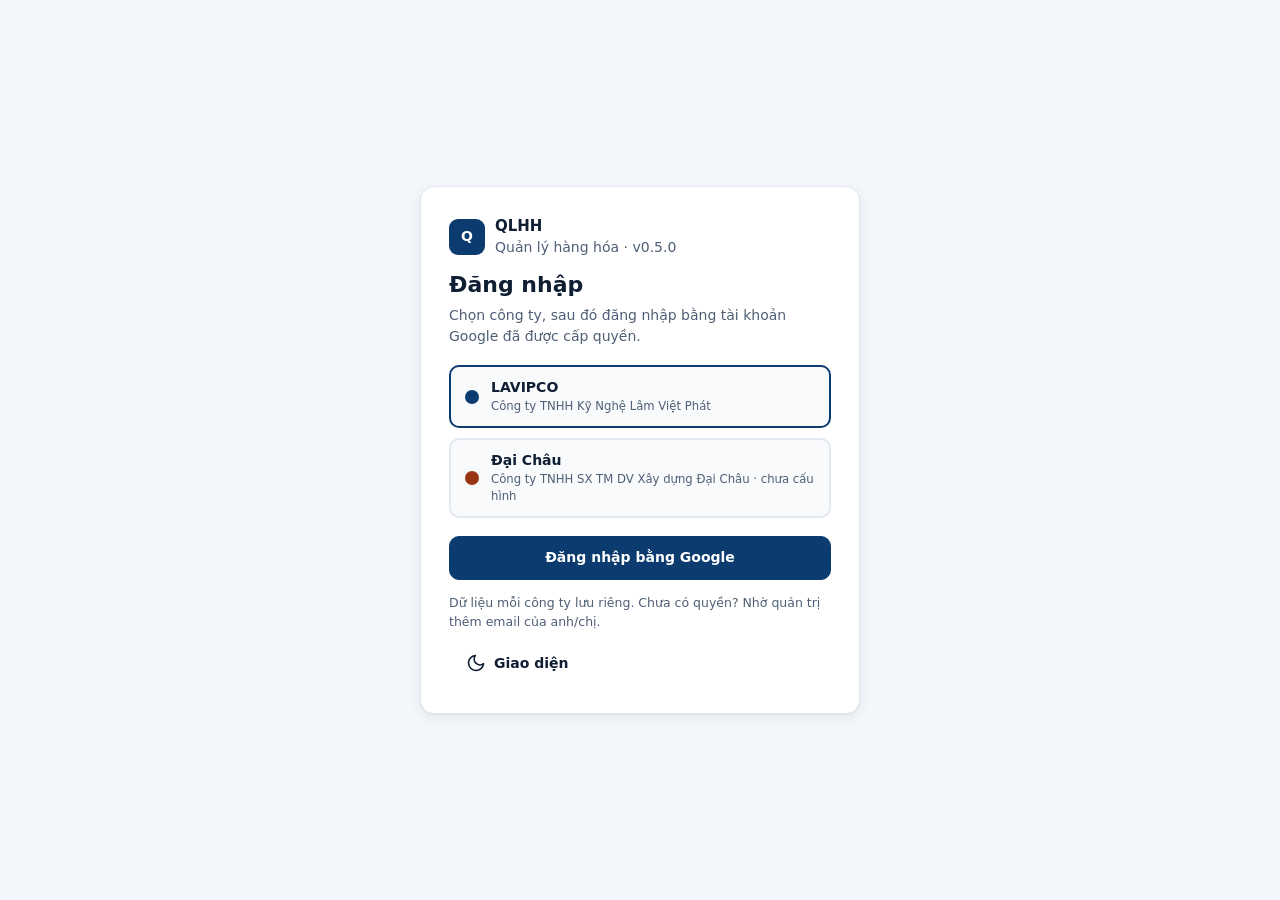
<file: docs/index.html>
<!doctype html>
<html lang="vi">
<head>
<meta charset="utf-8">
<meta name="viewport" content="width=device-width,initial-scale=1,viewport-fit=cover">
<meta name="theme-color" content="#0b3b6f">
<meta name="apple-mobile-web-app-capable" content="yes">
<meta name="mobile-web-app-capable" content="yes">
<meta name="apple-mobile-web-app-title" content="QLHH">
<meta http-equiv="Content-Security-Policy" content="default-src 'self'; script-src 'self'; style-src 'self' 'unsafe-inline'; img-src 'self' data: https:; connect-src 'self' https://script.google.com https://script.googleusercontent.com ; frame-src 'none'; object-src 'none'; base-uri 'self'; form-action 'self'">
<meta name="description" content="Quản lý hàng hóa LAVIPCO / Đại Châu">
<link rel="manifest" href="manifest.webmanifest">
<link rel="apple-touch-icon" href="icons/180.png">
<link rel="icon" href="icons/192.png">
<title>QLHH – Quản lý hàng hóa</title>
<link rel="stylesheet" href="app.css">
</head>
<body>
<div id="root"><div class="login"><div class="box"><div class="skel"></div><div class="skel"></div></div></div></div>
<div id="toasts" aria-live="polite"></div>
<dialog id="dlg"></dialog>
<script src="config.js"></script>
<script src="core/validate.js"></script>
<script src="core/perm.js"></script>
<script src="core/price.js"></script>
<script src="core/search.js"></script>
<script src="core/stock.js"></script>
<script src="core/sx.js"></script>
<script src="core/bh.js"></script>
<script src="core/vnwords.js"></script>
<script src="app.js"></script>
</body>
</html>
</file>
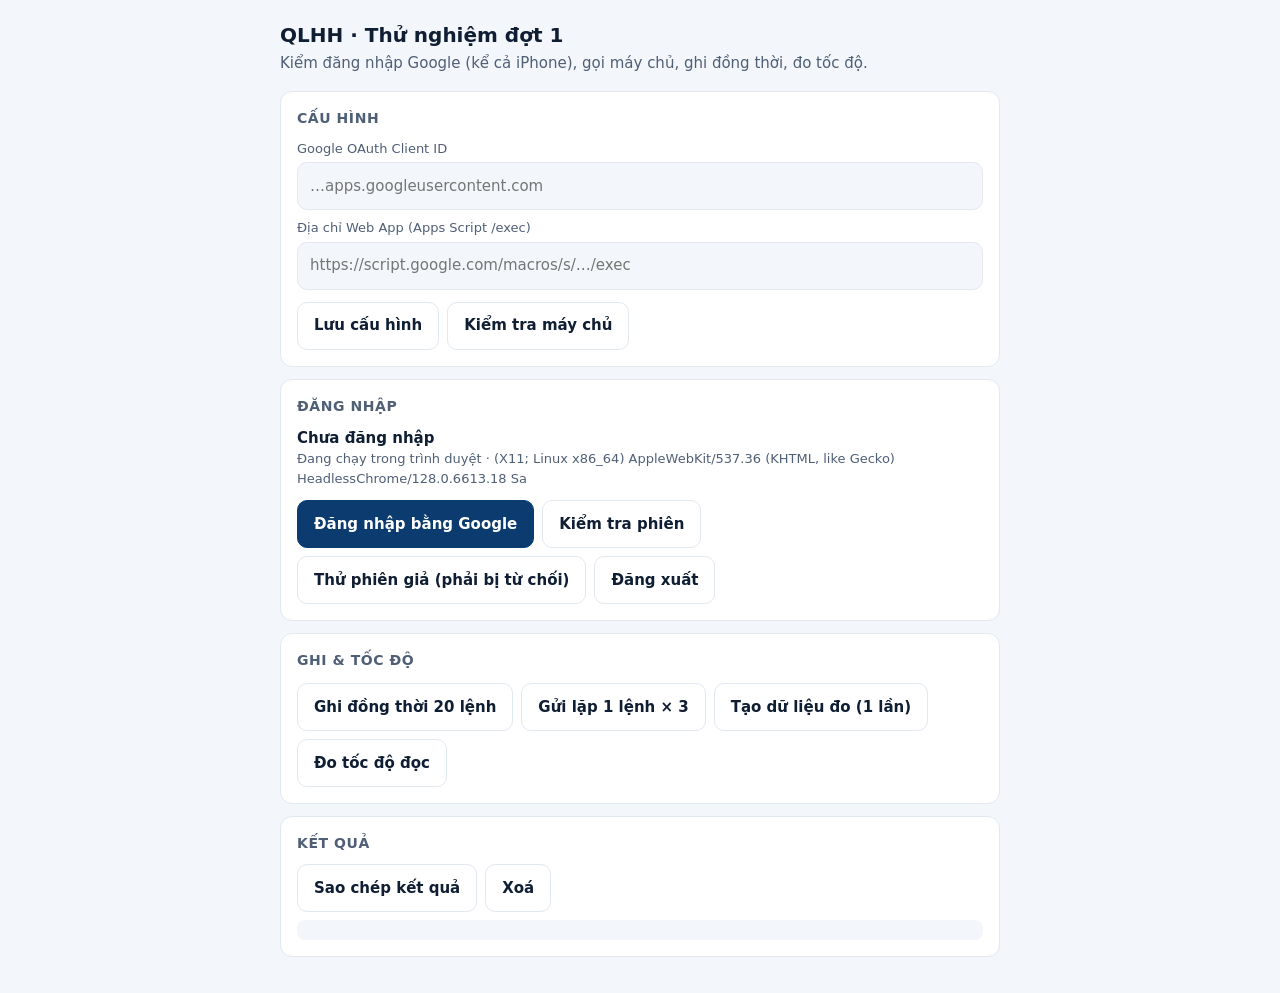
<file: web/index.html>
<!doctype html><html lang="vi"><head><meta charset="utf-8">
<meta name="viewport" content="width=device-width,initial-scale=1,viewport-fit=cover">
<meta name="theme-color" content="#0b3b6f"><meta name="apple-mobile-web-app-capable" content="yes"><meta name="mobile-web-app-capable" content="yes">
<meta name="apple-mobile-web-app-title" content="QLHH"><link rel="manifest" href="manifest.webmanifest"><link rel="apple-touch-icon" href="icons/180.png">
<title>QLHH – Thử nghiệm đợt 1</title>
<style>
:root{--bg:#f3f6fa;--panel:#fff;--ink:#0f1e33;--mut:#4f5f76;--line:#e2e8f0;--pri:#0b3b6f;--acc:#0e7490;--ok:#15803d;--bad:#b91c1c}
@media (prefers-color-scheme:dark){:root{--bg:#0b1220;--panel:#111a2b;--ink:#e6edf7;--mut:#a3b2c8;--line:#22314a;--pri:#4f9be8;--acc:#22d3ee;--ok:#4ade80;--bad:#f87171}}
*{box-sizing:border-box}body{margin:0;background:var(--bg);color:var(--ink);font:15px/1.5 Inter,system-ui,-apple-system,"Segoe UI",sans-serif;padding:max(16px,env(safe-area-inset-top)) max(16px,env(safe-area-inset-right)) calc(24px + env(safe-area-inset-bottom)) max(16px,env(safe-area-inset-left))}
main{max-width:720px;margin:0 auto}h1{font-size:20px;margin:4px 0 2px}.sub{color:var(--mut);margin:0 0 16px}
.card{background:var(--panel);border:1px solid var(--line);border-radius:12px;padding:16px;margin-bottom:12px}
.card h2{font-size:14px;margin:0 0 10px;text-transform:uppercase;letter-spacing:.04em;color:var(--mut)}
label{display:block;font-size:13px;color:var(--mut);margin:8px 0 4px}input{width:100%;min-height:48px;padding:10px 12px;border:1px solid var(--line);border-radius:10px;background:var(--bg);color:var(--ink);font:inherit}
.row{display:flex;flex-wrap:wrap;gap:8px;margin-top:12px}
button{min-height:48px;padding:0 16px;border-radius:10px;border:1px solid var(--line);background:var(--panel);color:var(--ink);font:inherit;font-weight:600;cursor:pointer}
button.pri{background:var(--pri);border-color:var(--pri);color:#fff}@media (prefers-color-scheme:dark){button.pri{color:#06121f}}
button:disabled{opacity:.5}button:focus-visible,input:focus-visible{outline:3px solid var(--acc);outline-offset:2px}
.who{font-weight:600}.ok{color:var(--ok)}.bad{color:var(--bad)}
#log{font:12.5px/1.55 ui-monospace,Menlo,Consolas,monospace;white-space:pre-wrap;word-break:break-word;max-height:50dvh;overflow:auto;background:var(--bg);border-radius:8px;padding:10px;margin:0}
.env{font-size:13px;color:var(--mut)}
</style></head><body><main>
<h1>QLHH · Thử nghiệm đợt 1</h1><p class="sub">Kiểm đăng nhập Google (kể cả iPhone), gọi máy chủ, ghi đồng thời, đo tốc độ.</p>
<div class="card"><h2>Cấu hình</h2>
<label for="cid">Google OAuth Client ID</label><input id="cid" autocomplete="off" placeholder="…apps.googleusercontent.com">
<label for="url">Địa chỉ Web App (Apps Script /exec)</label><input id="url" autocomplete="off" placeholder="https://script.google.com/macros/s/…/exec">
<div class="row"><button id="save">Lưu cấu hình</button><button id="ping">Kiểm tra máy chủ</button></div></div>
<div class="card"><h2>Đăng nhập</h2><div id="who" class="who">Chưa đăng nhập</div><div class="env" id="env"></div>
<div class="row"><button class="pri" id="login">Đăng nhập bằng Google</button><button id="me">Kiểm tra phiên</button><button id="fake">Thử phiên giả (phải bị từ chối)</button><button id="out">Đăng xuất</button></div></div>
<div class="card"><h2>Ghi & tốc độ</h2>
<div class="row"><button id="w20">Ghi đồng thời 20 lệnh</button><button id="rep">Gửi lặp 1 lệnh × 3</button><button id="seed">Tạo dữ liệu đo (1 lần)</button><button id="read">Đo tốc độ đọc</button></div></div>
<div class="card"><h2>Kết quả</h2><div class="row" style="margin:0 0 8px"><button id="copy">Sao chép kết quả</button><button id="clr">Xoá</button></div><pre id="log" aria-live="polite"></pre></div>
</main>
<script>
const $=id=>document.getElementById(id),K='qlhh-spike-cfg';let cfg={};try{cfg=JSON.parse(localStorage.getItem(K)||'{}')}catch(e){}
$('cid').value=cfg.cid||'';$('url').value=cfg.url||'';
let session=null;try{session=sessionStorage.getItem('qlhh-s')}catch(e){}
const standalone=matchMedia('(display-mode: standalone)').matches||navigator.standalone===true;
$('env').textContent=(standalone?'Đang chạy dạng APP đã cài':'Đang chạy trong trình duyệt')+' · '+navigator.userAgent.replace(/^Mozilla\/5.0 /,'').slice(0,90);
function log(m,cls){const t=new Date().toLocaleTimeString('vi-VN');const l=document.createElement('div');if(cls)l.className=cls;l.textContent=t+'  '+m;$('log').prepend(l);}
const rid=()=>'r'+Date.now().toString(36)+Math.random().toString(36).slice(2,10);
async function call(action,body={},tries=1){
  if(!cfg.url){log('Chưa có địa chỉ Web App','bad');return null}
  let wait=1000;
  for(let i=0;i<tries;i++){
    const t0=performance.now();
    try{
      const r=await fetch(cfg.url,{method:'POST',redirect:'follow',credentials:'omit',body:JSON.stringify({action,session,...body})});
      const txt=await r.text();let j;try{j=JSON.parse(txt)}catch(e){j={ok:false,code:'NOT_JSON',error:'Máy chủ trả về trang lỗi (không phải JSON)'}}
      j.clientMs=Math.round(performance.now()-t0);
      if(j.ok||!['LOCK_TIMEOUT','INTERNAL','NOT_JSON'].includes(j.code)||i===tries-1)return j;
    }catch(e){if(i===tries-1)return {ok:false,code:'NETWORK',error:String(e),clientMs:Math.round(performance.now()-t0)}}
    await new Promise(r=>setTimeout(r,wait));wait*=2;
  }
}
function show(){ $('who').textContent=session?'Đã có phiên đăng nhập':'Chưa đăng nhập'; }
$('save').onclick=()=>{cfg={cid:$('cid').value.trim(),url:$('url').value.trim()};try{localStorage.setItem(K,JSON.stringify(cfg))}catch(e){}log('Đã lưu cấu hình','ok')};
$('ping').onclick=async()=>{const j=await call('ping');j&&log('ping → '+(j.ok?'OK':j.code)+' · '+j.clientMs+' ms (máy chủ '+j.ms+' ms)',j.ok?'ok':'bad')};
$('login').onclick=()=>{
  if(!cfg.cid){log('Chưa có Client ID','bad');return}
  const nonce=crypto.getRandomValues(new Uint32Array(4)).join('-');try{sessionStorage.setItem('qlhh-nonce',nonce);localStorage.setItem('qlhh-nonce',nonce)}catch(e){}
  const u=new URL('https://accounts.google.com/o/oauth2/v2/auth');
  u.search=new URLSearchParams({client_id:cfg.cid,redirect_uri:location.origin+location.pathname,response_type:'id_token',scope:'openid email profile',nonce,prompt:'select_account'});
  location.assign(u.toString());
};
(async()=>{ // quay về từ Google: id_token nằm trong #fragment
  if(!location.hash.includes('id_token='))return show();
  const p=new URLSearchParams(location.hash.slice(1));history.replaceState(null,'',location.pathname);
  let nonce=null;try{nonce=sessionStorage.getItem('qlhh-nonce')||localStorage.getItem('qlhh-nonce')}catch(e){}
  log('Đã nhận token từ Google, đang xác minh với máy chủ…');
  const j=await call('auth.login',{idToken:p.get('id_token'),nonce},3);
  try{localStorage.removeItem('qlhh-nonce')}catch(e){}
  if(j&&j.ok){session=j.data.session;try{sessionStorage.setItem('qlhh-s',session)}catch(e){}log('ĐĂNG NHẬP THÀNH CÔNG: '+j.data.email+' ('+j.data.vaiTro+') · '+j.clientMs+' ms','ok')}
  else log('Đăng nhập thất bại: '+(j&&(j.code+' – '+j.error)),'bad');
  show();
})();
$('me').onclick=async()=>{const j=await call('auth.me');j&&log('phiên → '+(j.ok?j.data.email+' · '+j.data.vaiTro:j.code+' – '+j.error)+' · '+j.clientMs+' ms',j.ok?'ok':'bad')};
$('fake').onclick=async()=>{const s=session;session='eyJlIjoiaGFja2VyQGdtYWlsLmNvbSIsIngiOjk5OTk5OTk5OTl9.gia';const j=await call('auth.me');session=s;j&&log('phiên giả → '+(j.ok?'LỖI: được chấp nhận!':'bị từ chối ('+j.code+') ✓'),j.ok?'bad':'ok')};
$('out').onclick=()=>{session=null;try{sessionStorage.clear()}catch(e){}show();log('Đã đăng xuất')};
$('w20').onclick=async()=>{
  log('Bắt đầu ghi đồng thời 20 lệnh (thử lại ≤ 5 lần, giữ requestId)…');const t0=performance.now();
  const rs=await Promise.all([...Array(20)].map(()=>call('spike.write',{requestId:rid()},6)));
  const ok=rs.filter(r=>r&&r.ok),so=ok.map(r=>r.data.so),uniq=new Set(so).size,ms=ok.map(r=>r.clientMs).sort((a,b)=>a-b);
  const p95=ms.length?ms[Math.min(ms.length-1,Math.ceil(ms.length*.95)-1)]:0;
  log(`Ghi 20 lệnh: thành công ${ok.length}/20 · số không trùng ${uniq}/${ok.length} · p95 ${p95} ms · tổng ${Math.round(performance.now()-t0)} ms · giữ khoá TB ${ok.length?Math.round(ok.reduce((a,r)=>a+r.lockMs,0)/ok.length):0} ms`,ok.length===20&&uniq===20?'ok':'bad');
  rs.filter(r=>!r||!r.ok).forEach(r=>log('  lỗi: '+(r&&(r.code+' – '+r.error)),'bad'));
};
$('rep').onclick=async()=>{const id=rid(),rs=[];for(let i=0;i<3;i++)rs.push(await call('spike.write',{requestId:id},3));const so=new Set(rs.filter(r=>r&&r.ok).map(r=>r.data.so));log('Gửi lặp 3 lần cùng requestId → '+so.size+' phiếu '+(so.size===1?'✓':'✗')+' (replay: '+rs.map(r=>r&&r.replay).join(',')+')',so.size===1?'ok':'bad')};
$('seed').onclick=async()=>{log('Đang tạo 5.000 mã + 50.000 dòng (có thể mất 10–40 giây)…');const j=await call('bench.seed');j&&log('Tạo dữ liệu đo → '+(j.ok?'xong trong '+j.data.taoMs+' ms':j.code+' – '+j.error),j.ok?'ok':'bad')};
$('read').onclick=async()=>{const j=await call('bench.read');j&&log(j.ok?`Đọc: hàng hoá ${j.data.dongHH} dòng ${j.data.docHangHoaMs} ms · chi tiết ${j.data.dongCT} dòng ${j.data.docChiTietMs} ms · tạo chỉ mục ${j.data.taoMapMs} ms · cả vòng ${j.clientMs} ms`:j.code+' – '+j.error,j.ok&&j.data.docHangHoaMs+j.data.docChiTietMs<=3000?'ok':'bad')};
$('copy').onclick=async()=>{try{await navigator.clipboard.writeText($('env').textContent+'\n'+$('log').innerText);log('Đã sao chép — dán gửi Claude','ok')}catch(e){log('Không sao chép được: '+e,'bad')}};
$('clr').onclick=()=>$('log').textContent='';
if('serviceWorker' in navigator)navigator.serviceWorker.register('sw.js').catch(e=>log('SW lỗi: '+e,'bad'));
</script></body></html>
</file>
<file: docs/app.css>
/* QLHH — chuẩn giao diện (khung A desktop + mobile B + KPI C). Token ở :root, sáng/tối. */
:root{
  --bg:#f3f6fa;--panel:#fff;--panel2:#f8fafc;--ink:#0f1e33;--mut:#4f5f76;--line:#e2e8f0;
  --pri:#0b3b6f;--pri-ink:#fff;--acc:#0e7490;--acc-soft:#e0f2f7;--ok:#15803d;--warn:#b45309;--bad:#b91c1c;
  --co:#0b3b6f;--r:10px;--r2:14px;--sh:0 1px 2px rgba(15,30,51,.06),0 4px 14px rgba(15,30,51,.06);
  --nav-h:64px;--side:236px;--fs:14px;--t:.18s ease;
  color-scheme:light;
}
@media (prefers-color-scheme:dark){:root:not([data-theme=light]){
  --bg:#0b1220;--panel:#111a2b;--panel2:#0f1726;--ink:#e6edf7;--mut:#a3b2c8;--line:#22314a;
  --pri:#4f9be8;--pri-ink:#06121f;--acc:#22d3ee;--acc-soft:#0c2a33;--ok:#4ade80;--warn:#fbbf24;--bad:#f87171;color-scheme:dark}}
:root[data-theme=dark]{
  --bg:#0b1220;--panel:#111a2b;--panel2:#0f1726;--ink:#e6edf7;--mut:#a3b2c8;--line:#22314a;
  --pri:#4f9be8;--pri-ink:#06121f;--acc:#22d3ee;--acc-soft:#0c2a33;--ok:#4ade80;--warn:#fbbf24;--bad:#f87171;color-scheme:dark}
@media (prefers-reduced-motion:reduce){*{transition:none!important;animation:none!important}}
*{box-sizing:border-box}
html,body{margin:0;height:100%}
body{background:var(--bg);color:var(--ink);font:var(--fs)/1.5 Inter,"Be Vietnam Pro",system-ui,-apple-system,"Segoe UI",sans-serif;-webkit-text-size-adjust:100%}
button,input,select,textarea{font:inherit;color:inherit}
:focus-visible{outline:3px solid var(--acc);outline-offset:2px}
.sr{position:absolute;width:1px;height:1px;overflow:hidden;clip:rect(0 0 0 0)}
.hide{display:none!important}
.mono{font-family:ui-monospace,Menlo,Consolas,monospace;font-size:.92em;white-space:nowrap}
.mut{color:var(--mut)} .ok{color:var(--ok)} .bad{color:var(--bad)} .warn{color:var(--warn)}
svg.i{width:20px;height:20px;flex:none;stroke:currentColor;fill:none;stroke-width:2;stroke-linecap:round;stroke-linejoin:round}

/* ---------- nút & ô nhập ---------- */
.btn{display:inline-flex;align-items:center;justify-content:center;gap:8px;min-height:44px;padding:0 16px;border-radius:var(--r);border:1px solid var(--line);background:var(--panel);font-weight:600;cursor:pointer;transition:background var(--t),border-color var(--t),transform var(--t);white-space:nowrap}
.btn:hover{border-color:var(--acc)} .btn:active{transform:translateY(1px)}
.btn.pri{background:var(--pri);border-color:var(--pri);color:var(--pri-ink)}
.btn.ghost{background:transparent;border-color:transparent}
.btn.danger{color:var(--bad)}
.btn[disabled]{opacity:.5;cursor:not-allowed}
.btn.busy{position:relative;color:transparent!important}
.btn.busy::after{content:"";position:absolute;width:18px;height:18px;border:2px solid var(--mut);border-top-color:transparent;border-radius:50%;animation:spin .7s linear infinite}
@keyframes spin{to{transform:rotate(360deg)}}
.iconbtn{min-width:44px;padding:0}
label.f{display:block;font-size:13px;color:var(--mut);margin:12px 0 4px;font-weight:500}
.in,select.in,textarea.in{width:100%;min-height:44px;padding:10px 12px;border:1px solid var(--line);border-radius:var(--r);background:var(--panel2)}
textarea.in{min-height:96px;resize:vertical}
.in[aria-invalid=true]{border-color:var(--bad)}
.err{color:var(--bad);font-size:12.5px;margin-top:4px;min-height:0}
.grid2{display:grid;grid-template-columns:1fr 1fr;gap:0 12px}
.chk{display:flex;align-items:center;gap:10px;min-height:48px;margin-top:12px}
.chk input{width:20px;height:20px}

/* ---------- đăng nhập ---------- */
.login{min-height:100dvh;display:grid;place-items:center;padding:24px max(16px,env(safe-area-inset-right)) 24px max(16px,env(safe-area-inset-left))}
.login .box{width:min(440px,100%);background:var(--panel);border:1px solid var(--line);border-radius:var(--r2);box-shadow:var(--sh);padding:28px}
.login h1{margin:0 0 4px;font-size:22px}
.cos{display:grid;gap:10px;margin:18px 0}
.co{display:flex;align-items:center;gap:12px;min-height:56px;padding:10px 14px;border-radius:var(--r);border:2px solid var(--line);background:var(--panel2);cursor:pointer;text-align:left}
.co[aria-pressed=true]{border-color:var(--c)}
.co .dot{width:14px;height:14px;border-radius:50%;background:var(--c);flex:none}
.co small{display:block;color:var(--mut);font-weight:400}

/* ---------- khung ---------- */
.app{display:grid;grid-template-columns:var(--side) 1fr;min-height:100dvh}
aside.side{position:sticky;top:0;height:100dvh;background:var(--co);color:#fff;display:flex;flex-direction:column;padding:14px 10px;gap:2px}
.brand{display:flex;align-items:center;gap:10px;padding:4px 8px 14px}
.logo{width:36px;height:36px;border-radius:9px;background:#fff;color:var(--co);display:grid;place-items:center;font-weight:800}
.brand b{display:block;font-size:15px}
.cobtn{background:rgba(255,255,255,.14);border:0;color:#fff;border-radius:6px;padding:2px 8px;font-size:12.5px;cursor:pointer;min-height:28px}
.nav a{display:flex;align-items:center;gap:10px;min-height:44px;padding:0 12px;border-radius:9px;color:#dbe6f5;text-decoration:none;font-weight:500}
.nav a:hover{background:rgba(255,255,255,.08)}
.nav a[aria-current=page]{background:rgba(255,255,255,.18);color:#fff;font-weight:700}
.side .me{margin-top:auto;padding:10px 8px;border-top:1px solid rgba(255,255,255,.15);font-size:13px}
.side .me .row{display:flex;gap:6px;margin-top:8px}
.side .me .btn{min-height:40px;background:rgba(255,255,255,.1);border-color:transparent;color:#fff;flex:1}
main{min-width:0;padding:18px 24px 32px}
.top{display:flex;align-items:center;gap:12px;margin-bottom:14px;flex-wrap:wrap}
.top h1{font-size:20px;margin:0;flex:1;min-width:160px}
.search{display:flex;align-items:center;gap:8px;flex:0 1 380px;min-height:44px;padding:0 12px;border:1px solid var(--line);border-radius:var(--r);background:var(--panel)}
.search input{border:0;background:transparent;outline:0;flex:1;min-width:0;min-height:42px}
.cobadge{display:inline-flex;align-items:center;gap:6px;padding:3px 10px;border-radius:99px;background:color-mix(in srgb,var(--co) 14%,transparent);color:var(--ink);font-size:12.5px;font-weight:600}
.cobadge::before{content:"";width:9px;height:9px;border-radius:50%;background:var(--co)}
.kpi{display:grid;grid-template-columns:repeat(4,1fr);gap:12px;margin-bottom:14px}
.k{background:var(--panel);border:1px solid var(--line);border-radius:var(--r2);padding:12px 14px;box-shadow:var(--sh)}
.k small{color:var(--mut)} .k b{display:block;font-size:22px;font-variant-numeric:tabular-nums}
.chips{display:flex;gap:8px;overflow-x:auto;padding-bottom:4px;margin-bottom:12px;scrollbar-width:thin}
.chip{flex:none;min-height:40px;padding:0 14px;border-radius:99px;border:1px solid var(--line);background:var(--panel);cursor:pointer;font-weight:500}
.chip[aria-pressed=true]{background:var(--acc-soft);border-color:var(--acc);color:var(--ink);font-weight:700}
.layout{display:grid;grid-template-columns:minmax(0,1fr) 340px;gap:16px;align-items:start}
.card{background:var(--panel);border:1px solid var(--line);border-radius:var(--r2);box-shadow:var(--sh)}
.tbl{overflow:auto;max-height:calc(100dvh - 250px)}
table{width:100%;border-collapse:collapse}
th,td{padding:10px 12px;text-align:left;border-bottom:1px solid var(--line);vertical-align:top}
th{position:sticky;top:0;background:var(--panel);font-size:12px;color:var(--mut);text-transform:uppercase;letter-spacing:.03em;z-index:1}
td.n,th.n{text-align:right;font-variant-numeric:tabular-nums;white-space:nowrap}
tbody tr{cursor:pointer;transition:background var(--t)}
tbody tr:hover{background:var(--panel2)}
tbody tr[aria-selected=true]{background:var(--acc-soft);box-shadow:inset 3px 0 var(--acc)}
td small{color:var(--mut)}
.tag{display:inline-block;padding:1px 8px;border-radius:99px;font-size:12px;background:var(--panel2);border:1px solid var(--line);white-space:nowrap}
.tag.stop{color:var(--warn);border-color:currentColor}
.more{display:block;margin:10px auto}
.empty{padding:36px 20px;text-align:center;color:var(--mut)}
.det{padding:16px;position:sticky;top:18px}
.det h2{font-size:17px;margin:4px 0 2px}
.dl{display:grid;grid-template-columns:110px 1fr;gap:6px 10px;font-size:13.5px;margin:12px 0}
.dl dt{color:var(--mut)} .dl dd{margin:0;word-break:break-word}
.det .acts{display:flex;flex-wrap:wrap;gap:8px;margin-top:12px}
.hist{border-top:1px solid var(--line);margin-top:12px;padding-top:10px}
.hist h3{font-size:13px;margin:0 0 6px;color:var(--mut);text-transform:uppercase;letter-spacing:.03em}
.hist li{display:flex;justify-content:space-between;gap:8px;padding:5px 0;border-bottom:1px dashed var(--line);font-size:13px}
.hist ul{list-style:none;margin:0;padding:0}
.list .it{display:flex;justify-content:space-between;gap:10px;padding:12px 14px;border-bottom:1px solid var(--line);cursor:pointer;min-height:56px}
.list .it:hover{background:var(--panel2)}
.banner{display:flex;align-items:center;gap:10px;padding:10px 14px;border-radius:var(--r);margin-bottom:12px;background:color-mix(in srgb,var(--warn) 14%,transparent);font-weight:500}
.skel{height:44px;border-radius:8px;background:linear-gradient(90deg,var(--panel2),var(--line),var(--panel2));background-size:200% 100%;animation:sk 1.2s infinite;margin:8px 12px}
@keyframes sk{to{background-position:-200% 0}}

/* ---------- hộp thoại & toast ---------- */
dialog{border:0;padding:0;border-radius:var(--r2);background:var(--panel);color:var(--ink);box-shadow:0 20px 60px rgba(0,0,0,.3);width:min(560px,calc(100vw - 24px));max-height:calc(100dvh - 24px)}
dialog::backdrop{background:rgba(10,18,32,.45)}
dialog form{display:flex;flex-direction:column;max-height:calc(100dvh - 24px)}
dialog header{display:flex;align-items:center;gap:8px;padding:14px 16px;border-bottom:1px solid var(--line)}
dialog header h2{font-size:17px;margin:0;flex:1}
dialog .body{padding:4px 16px 16px;overflow:auto}
dialog footer{display:flex;gap:8px;justify-content:flex-end;padding:12px 16px calc(12px + env(safe-area-inset-bottom));border-top:1px solid var(--line)}
.dlgmsg{color:var(--bad);font-weight:600;margin-top:12px;min-height:0}
.dlgmsg:empty{display:none}
.stars{display:flex;gap:6px;margin-top:6px}
.stars button{min-width:52px;min-height:52px;border-radius:var(--r);border:1px solid var(--line);background:var(--panel2);font-size:22px;cursor:pointer}
.stars button[aria-pressed=true]{background:var(--acc-soft);border-color:var(--acc)}
.starlbl{font-size:12.5px;color:var(--mut);margin-top:4px;min-height:18px}
#toasts{position:fixed;right:16px;bottom:calc(16px + env(safe-area-inset-bottom));display:flex;flex-direction:column;gap:8px;z-index:50;max-width:min(420px,calc(100vw - 32px))}
.toast{background:var(--ink);color:var(--bg);padding:12px 14px;border-radius:var(--r);box-shadow:var(--sh);display:flex;gap:10px;align-items:center;animation:up .2s ease}
.toast .btn{min-height:36px;background:transparent;color:inherit;border-color:currentColor}
@keyframes up{from{transform:translateY(8px);opacity:0}}

/* ---------- điện thoại (theo phương án B) ---------- */
.mtop,.bnav,.msearch{display:none}
@media (max-width:899px),(orientation:landscape) and (max-height:520px){
  .app{grid-template-columns:1fr}
  aside.side{display:none}
  .kpi{display:none}
  .layout{grid-template-columns:1fr}
  main{padding:0 max(16px,env(safe-area-inset-right)) calc(var(--nav-h) + 16px + env(safe-area-inset-bottom)) max(16px,env(safe-area-inset-left))}
  .mtop{display:flex;align-items:center;gap:8px;position:sticky;top:0;z-index:5;background:var(--bg);padding:max(10px,env(safe-area-inset-top)) 0 8px;margin:0 -2px}
  .mtop h1{font-size:18px;margin:0;flex:1;white-space:nowrap;overflow:hidden;text-overflow:ellipsis}
  .top{display:none}
  .msearch{display:flex;align-items:center;gap:8px;min-height:52px;padding:0 6px 0 14px;border:1px solid var(--line);border-radius:var(--r2);background:var(--panel);margin-bottom:12px}
  .msearch input{flex:1;border:0;background:transparent;outline:0;min-height:50px;min-width:0;font-size:16px}
  .tbl{max-height:none}
  table.big{display:none}
  .bnav{display:flex;position:fixed;left:0;right:0;bottom:0;z-index:6;background:var(--panel);border-top:1px solid var(--line);padding:0 env(safe-area-inset-right) env(safe-area-inset-bottom) env(safe-area-inset-left)}
  .bnav a,.bnav button{flex:1;display:flex;flex-direction:column;align-items:center;justify-content:center;gap:2px;min-height:var(--nav-h);font-size:12px;color:var(--mut);text-decoration:none;background:none;border:0;cursor:pointer}
  .bnav [aria-current=page]{color:var(--pri);font-weight:700}
  .det{position:fixed;inset:0;z-index:20;border-radius:0;overflow:auto;padding:max(12px,env(safe-area-inset-top)) max(16px,env(safe-area-inset-right)) calc(24px + env(safe-area-inset-bottom)) max(16px,env(safe-area-inset-left))}
  .det.closed{display:none}
  #toasts{bottom:calc(var(--nav-h) + 12px + env(safe-area-inset-bottom))}
  .grid2{grid-template-columns:1fr}
  .chip,.btn,.in,select.in{min-height:48px} .iconbtn{min-width:48px}
  .list .it[aria-selected=true]{background:var(--acc-soft);box-shadow:inset 3px 0 var(--acc)}
}
@media (min-width:900px) and (min-height:521px){.det .back{display:none}.mtop .iconbtn.pri{display:none}}
@media (orientation:landscape) and (max-height:520px){
  #results .list{display:grid;grid-template-columns:1fr 1fr}
  .msearch{min-height:48px;margin-bottom:8px} .msearch input{min-height:46px} .chips{margin-bottom:8px} .mtop{padding-top:max(6px,env(safe-area-inset-top));padding-bottom:4px}
  .list .it{border-right:1px solid var(--line)}
}
@media print{aside.side,.bnav,.mtop,.top .btn,.chips{display:none}}

/* ---------- đợt ②: kho ---------- */
dialog.wide{width:min(920px,calc(100vw - 24px))}
.vl-grid{display:grid;grid-template-columns:minmax(0,2fr) minmax(0,1.2fr) minmax(0,1fr) auto;gap:0 10px;align-items:start}
.vl-grid.pr{grid-template-columns:minmax(0,2fr) minmax(0,1.2fr) minmax(0,1fr) minmax(0,1.2fr) auto}
.vl-grid.kk{grid-template-columns:minmax(0,3fr) minmax(0,1fr) auto}
.vline.bad-line{border-color:var(--bad);box-shadow:inset 3px 0 var(--bad)}
.hint{color:var(--mut);font-size:12.5px;margin-top:4px}
.serpick{display:grid;grid-template-columns:repeat(auto-fill,minmax(150px,1fr));gap:0 12px}
.ctrow{padding:8px 0 4px 12px;font-size:13.5px;min-height:44px;display:flex;align-items:center;cursor:pointer}
.ctrow:hover{color:var(--acc)}
.tag svg.i{width:13px;height:13px;vertical-align:-2px}
@media (max-width:899px),(orientation:landscape) and (max-height:520px){
  .vl-grid,.vl-grid.pr{grid-template-columns:1fr 1fr}
  .vl-grid>div:first-child{grid-column:1/-1}
  .vl-grid.kk{grid-template-columns:1fr 1fr auto}
  .vl-grid.kk>div:first-child{grid-column:1/-1}
  dialog.wide{width:100vw;max-width:100vw;margin:0;max-height:100dvh;height:100dvh;border-radius:0}
  dialog.wide form{max-height:100dvh;height:100%}
  dialog.wide header{padding-top:max(14px,env(safe-area-inset-top))}
}
/* in chứng từ: chỉ in vùng #printArea, khổ A4 */
#printArea{display:none}
@media print{
  @page{size:A4;margin:15mm 15mm 15mm 20mm}
  body.printing>*:not(#printArea){display:none!important}
  body.printing #printArea{display:block}
  body.printing{background:#fff;color:#000}
  .pv{font:12.5pt/1.45 "Times New Roman",Times,serif;color:#000}
  .pv-h{display:flex;justify-content:space-between;gap:20px}.pv-r{text-align:center}
  .pv h1{text-align:center;font-size:15pt;margin:14px 0 2px}.pv .c{text-align:center;margin:0 0 10px}
  .pv-t{width:100%;border-collapse:collapse;margin:8px 0;page-break-inside:auto}
  .pv-t th,.pv-t td{border:1px solid #000;padding:3px 5px;font-size:11pt;vertical-align:top;position:static;background:#fff;color:#000;text-transform:none;letter-spacing:0}
  .pv-t tr{page-break-inside:avoid}.pv-t thead{display:table-header-group}
  .pv-t td.n{text-align:right}
  .pv-date{text-align:right;font-style:italic;margin:10px 0 4px}
  .pv-sign{display:flex;justify-content:space-between;text-align:center;page-break-inside:avoid}.pv-sign>div{flex:1;min-height:90px}
  .pv-foot{font-size:8.5pt;color:#555;margin-top:24px}
}

/* ---------- sản xuất tủ (SX-1) ---------- */
.sxbar{display:flex;gap:8px;flex-wrap:wrap;margin:0 0 10px}
.tag.ok{color:var(--ok);border-color:currentColor;font-weight:600}.tag.bad{color:var(--bad);border-color:currentColor;font-weight:600}
.tag.st-HOAN_TAT{color:var(--ok);border-color:currentColor}.tag.st-HUY{color:var(--mut)}.tag.st-CHO_KIEM_TRA{color:var(--warn);border-color:currentColor}
.ok-ink{color:var(--ok)}.bad-ink{color:var(--bad)}
.h2{font-size:16px;margin:0 0 8px}.h3{font-size:14px;margin:16px 0 6px}
.linkbtn{background:none;border:0;padding:0;color:var(--acc);text-decoration:underline;cursor:pointer;font:inherit;min-height:44px;display:inline-flex;align-items:center}
.layout.sxl{display:grid;grid-template-columns:minmax(0,1.4fr) minmax(0,1fr);gap:14px;align-items:start}
.layout.sxl>div{display:flex;flex-direction:column;gap:14px;min-width:0}.layout.sxl .card{margin:0}
.sxacts{display:flex;gap:8px;flex-wrap:wrap;margin-top:12px}
.steps{list-style:none;display:flex;gap:6px;padding:0;margin:0 0 14px;counter-reset:s}
.steps li{flex:1;display:flex;align-items:center;gap:8px;padding:10px 12px;border:1px solid var(--line);border-radius:var(--r);background:var(--panel);font-size:13.5px;min-width:0}
.steps li b{width:26px;height:26px;border-radius:50%;display:grid;place-items:center;background:var(--panel2);flex:none}
.steps li.done{color:var(--mut)}.steps li.done b{background:var(--ok);color:#fff}
.steps li.cur{border-color:var(--acc);box-shadow:inset 0 -3px var(--acc);font-weight:700}.steps li.cur b{background:var(--acc);color:#fff}
.kcsb{min-height:48px;flex:none}
.sers{display:flex;flex-wrap:wrap;gap:4px 14px;margin:6px 0}.sers label{display:flex;align-items:center;gap:6px;min-height:48px}
.in.num{max-width:110px;text-align:right}
.trow{display:grid;grid-template-columns:minmax(0,1.3fr) 90px minmax(0,2fr) auto;gap:6px;align-items:center;margin-bottom:6px}
.trow.k{grid-template-columns:24px minmax(0,2fr) minmax(0,1.2fr) auto}
.trow.bad-line .in{border-color:var(--bad)}
.tname{font-size:13px;overflow:hidden;text-overflow:ellipsis;white-space:nowrap}
.tuhead{display:flex;gap:14px;align-items:center;margin:8px 0}.tuqr svg{width:110px;height:110px;background:#fff;border-radius:6px}
ul.plain{margin:0;padding-left:18px}.kcsum{margin:4px 0;padding-left:22px}.kcsum li{margin:4px 0}
details{border:1px solid var(--line);border-radius:var(--r);padding:8px 10px;margin:6px 0}summary{cursor:pointer;padding:10px 0;margin:-8px 0}
/* KCS: mỗi lần 1 mục, nút lớn */
dialog.kcsd .body{display:flex;flex-direction:column}
.kchead{display:flex;align-items:center;gap:8px;flex-wrap:wrap;margin:6px 0 8px}
.kcdots{display:flex;gap:6px;margin:0 0 12px}.kcdots span{flex:1;height:6px;border-radius:3px;background:var(--line)}
.kcdots span.ok{background:var(--ok)}.kcdots span.bad{background:var(--bad)}.kcdots span.cur{outline:2px solid var(--acc);outline-offset:1px}
.kccard{border:1px solid var(--line);border-radius:var(--r2);padding:16px;background:var(--panel)}
.kcq{font-size:19px;font-weight:700;line-height:1.35}.kcy{margin:10px 0 0;font-size:17px}.kcy small{color:var(--mut);font-size:13px}
.kcbtns{display:flex;gap:12px;margin:16px 0 8px}
.kcb{flex:1;min-height:60px;border-radius:var(--r2);border:2px solid var(--line);background:var(--panel);color:var(--ink);font:700 18px/1 inherit;display:flex;align-items:center;justify-content:center;gap:8px;cursor:pointer}
.kcb.ok{border-color:var(--ok);color:var(--ok)}.kcb.bad{border-color:var(--bad);color:var(--bad)}   /* theo token: đúng màu cả khi điện thoại tự để chế độ tối */
.kcb.ok[aria-pressed=true]{background:#15803d;border-color:#15803d;color:#fff}.kcb.bad[aria-pressed=true]{background:#b91c1c;border-color:#b91c1c;color:#fff}
.kcb svg.i{width:22px;height:22px}
.kcsave{font-size:12.5px;margin:8px 0}
.kcbar{position:sticky;bottom:0;display:flex;gap:8px;flex-wrap:wrap;padding:10px 0 4px;background:var(--panel);margin-top:auto}.kcbar .btn{flex:1;min-height:48px}
.btn.big{min-height:56px;font-size:16px;margin-top:12px}
@media (max-width:899px),(orientation:landscape) and (max-height:520px){
  .layout.sxl{grid-template-columns:1fr}
  .steps{gap:4px}.steps li{flex-direction:column;gap:2px;padding:6px 4px;text-align:center;font-size:11.5px}
  .trow{grid-template-columns:minmax(0,1fr) 80px auto}.trow .tname{grid-column:1/-1;order:3}
  .trow.k{grid-template-columns:20px minmax(0,1fr) auto}.trow.k [data-f=yeuCau]{grid-column:2/3}
  .kcq{font-size:20px}
}
@media (orientation:landscape) and (max-height:520px){.steps{margin-bottom:8px}.steps li:not(.cur){display:none}.steps li.cur{flex-direction:row;font-size:13px}.steps li.cur::after{content:' · bước hiện tại';color:var(--mut);font-weight:400}.kcbtns .kcb{min-height:56px}}
@media print{
  .pxx h1{font-size:17pt;margin:10px 0 2px}.pxx h2{font-size:12.5pt;margin:12px 0 4px}
  .pv-k{width:100%;border-collapse:collapse}.pv-k td{padding:2px 6px;vertical-align:top}.pv-k td:first-child{width:30%;font-weight:600}
  .pv-t td.c,.pxx .c{text-align:center}
  .pxx-qr{display:flex;flex-wrap:wrap;gap:6px 16px}.pxx-qr>div{display:flex;align-items:center;gap:6px}.pxx-qr svg{width:26mm;height:26mm}
  .pxx-kl{text-align:justify;text-indent:1.2em}.pxx-sign>div{min-height:120px}
  .pxx-void{position:fixed;top:40%;left:0;right:0;text-align:center;font-size:60pt;color:rgba(185,28,28,.25);transform:rotate(-25deg)}
  .tem{display:flex;gap:4mm;align-items:center;width:90mm;border:1px solid #000;padding:3mm;font:10pt/1.3 Arial,sans-serif}.tem-qr svg{width:28mm;height:28mm}
}
.layout.sxl .card{padding:12px 14px}.layout.sxl .card>.list,.layout.sxl .card>.tbl{margin:0 -14px -12px}
.layout.sxl .card>.empty{padding:16px 4px}
.tag.warn{color:var(--warn);border-color:currentColor;font-weight:600}
.list .it>div:first-child{min-width:0;overflow-wrap:anywhere}
@media (max-width:899px){.sxbar .btn{flex:1 1 auto;min-width:0;padding-left:10px;padding-right:10px;font-size:13.5px}.list .it .tag{white-space:normal}}
@media (orientation:landscape) and (max-height:520px){.sxbar{flex-wrap:nowrap;overflow-x:auto;margin-bottom:6px}.sxbar .btn{flex:0 0 auto;min-height:40px}}

.warnbar{margin:0 0 10px;padding:8px 12px;border-radius:8px;background:color-mix(in srgb,var(--warn,#b45309) 14%,transparent);border:1px solid color-mix(in srgb,var(--warn,#b45309) 45%,transparent);font-size:14px}

/* ---- đợt 2 ---- */
@media (max-width:899px),(pointer:coarse){.in,select.in,textarea.in,input[type=search]{font-size:16px}}   /* iPhone không tự phóng to khi chạm ô nhập */
@media (orientation:landscape) and (max-height:520px){.kcbar{position:static;padding-top:6px}.kccard{padding:10px 12px}.kcq{font-size:16px}.kcbtns{margin:10px 0 6px}.kcb{min-height:52px}}
.serhead{display:flex;flex-wrap:wrap;align-items:center;gap:6px 8px;margin:8px 0 4px}.serhead .btn{min-height:40px;padding:0 10px}
@media (max-width:899px),(pointer:coarse){.serhead .btn{min-height:48px}}
.serf{flex:1 1 140px;min-height:40px;padding:6px 10px;max-width:260px}
.chk.dis{opacity:.6}.chk.dis input{cursor:not-allowed}
.cnt{margin:10px 2px 4px;font-size:13px}
.chip.monthf{display:inline-flex;align-items:center;gap:6px}.chip.monthf input{border:0;background:transparent;color:inherit;font:inherit;min-height:0;padding:0}
.scanov{position:fixed;inset:0;z-index:100;background:rgba(0,0,0,.72);display:flex;align-items:center;justify-content:center;padding:12px}
.scanbox{background:var(--panel);color:var(--ink);border-radius:var(--r2);width:min(520px,100%);padding:12px;display:flex;flex-direction:column;gap:10px;max-height:100%}
.scanbox header{display:flex;align-items:center;justify-content:space-between;gap:8px}
.scanvid{position:relative;border-radius:var(--r);overflow:hidden;background:#000;aspect-ratio:4/3;max-height:60vh}
.scanvid video{width:100%;height:100%;object-fit:cover;display:block}
.scanaim{position:absolute;inset:18%;border:3px solid rgba(255,255,255,.9);border-radius:12px;box-shadow:0 0 0 999px rgba(0,0,0,.25)}
.scanmsg{margin:0;font-weight:600;min-height:1.4em}.scanmsg.bad{color:var(--bad)}
.loadov{position:fixed;inset:auto 0 0 0;top:0;z-index:90;display:flex;align-items:flex-start;justify-content:center;pointer-events:none}
.loadov span{margin-top:max(14px,env(safe-area-inset-top));background:var(--panel);color:var(--ink);border:1px solid var(--line);border-radius:999px;padding:8px 14px;font-weight:600;box-shadow:0 4px 18px rgba(0,0,0,.18);display:flex;gap:8px;align-items:center}
.loadov span::before{content:"";width:14px;height:14px;border-radius:50%;border:2px solid var(--line);border-top-color:var(--acc);animation:spin .8s linear infinite}
@media (prefers-reduced-motion:reduce){.loadov span::before{animation:none}}
.newbar{position:sticky;top:0;z-index:5;margin:0 0 10px;padding:8px 12px;border-radius:var(--r);background:var(--acc-soft);border:1px solid var(--acc);display:flex;gap:10px;align-items:center;justify-content:space-between}
.lineerr{color:var(--bad);font-size:13px;font-weight:600;margin-top:6px}
.stickacts{position:sticky;bottom:0;background:var(--panel);padding:10px 0 4px;margin-bottom:-4px;z-index:2;border-top:1px solid var(--line)}
.dl dd .linkbtn{min-height:0;padding:12px 0;margin:-12px 0}   /* trong bảng thông tin: vẫn dễ chạm nhưng không lệch dòng nhãn */
.monrow{display:flex;flex-wrap:wrap;align-items:center;gap:8px;margin:0 0 10px}.monrow .in{width:auto;min-width:160px;flex:0 1 200px}
@media (max-width:899px),(pointer:coarse){.serf,.search input,.msearch input{min-height:48px}.sxbar .btn{min-height:48px}}
/* đợt 3: nhận hàng NCC trả về (mỗi serial gửi: tích "sửa xong" hoặc gõ serial mới), danh sách linh kiện trong tủ có nút "Thay …" */
.serpick.ncc{display:flex;flex-direction:column;gap:6px}
.nccrow{display:flex;gap:8px;align-items:center;flex-wrap:wrap}
.nccrow .chk{flex:0 1 auto}
.nccrow .in{flex:1 1 180px;min-width:0}
ul.conlist li{display:flex;align-items:center;justify-content:space-between;gap:8px;flex-wrap:wrap;padding:4px 0}
ul.conlist li .btn{min-height:44px}

/* đợt 3 vòng 1: nút chỉ hiện trên điện thoại (thanh .top bị ẩn) */
.monly{display:none}.mrow{gap:8px;flex-wrap:wrap;margin:0 0 10px}
@media (max-width:899px),(orientation:landscape) and (max-height:520px){.monly{display:flex}}
</file>
